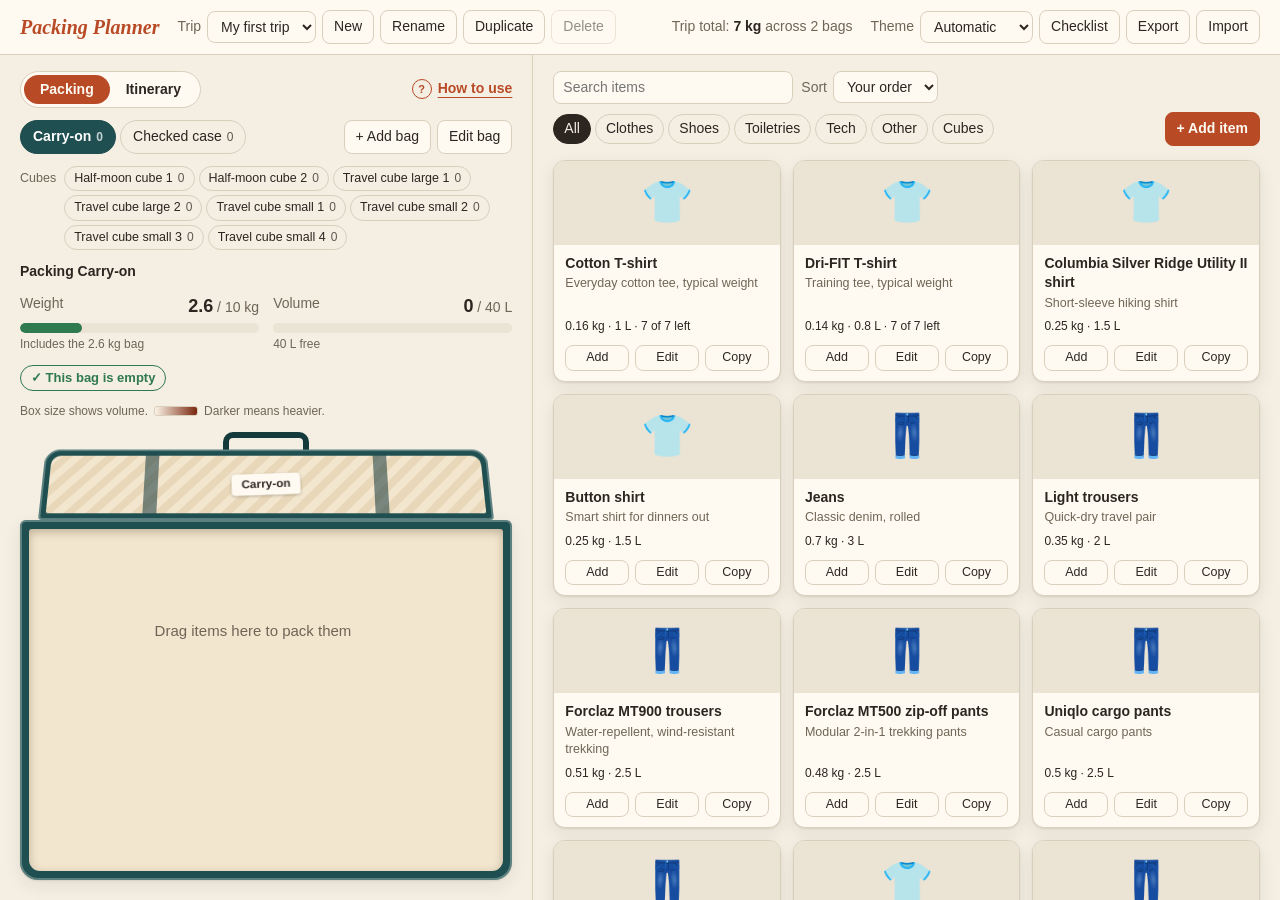
<file: index.html>
<!doctype html>
<html lang="en">
<head>
  <meta charset="utf-8">
  <meta name="viewport" content="width=device-width, initial-scale=1">
  <title>Packing Planner</title>
  <link rel="stylesheet" href="styles.css">
</head>
<body>
  <header class="topbar">
    <h1 class="brand">Packing Planner</h1>
    <div class="trip-controls">
      <label for="trip-select">Trip</label>
      <select id="trip-select"></select>
      <button class="btn" data-action="trip-new">New</button>
      <button class="btn" data-action="trip-rename">Rename</button>
      <button class="btn" data-action="trip-duplicate">Duplicate</button>
      <button class="btn" data-action="trip-delete" id="trip-delete">Delete</button>
    </div>
    <p class="trip-total" id="trip-total"></p>
    <div class="backup-controls">
      <label for="theme-select">Theme</label>
      <select id="theme-select">
        <option value="auto">Automatic</option>
        <option value="sky">Sky blue</option>
        <option value="navy">Dark blue</option>
        <option value="sage">Sage green</option>
        <option value="wine">Wine red</option>
        <option value="black">Black</option>
        <option value="white">White</option>
      </select>
      <button class="btn" data-action="checklist-open">Checklist</button>
      <button class="btn" data-action="export">Export</button>
      <button class="btn" data-action="import">Import</button>
      <input type="file" id="import-file" accept="application/json,.json" hidden>
    </div>
  </header>

  <main class="layout">
    <section class="bag-panel" aria-label="Packing and itinerary">
      <div class="view-row">
      <div class="view-switch" role="tablist" aria-label="Choose a page">
        <button class="view-tab" role="tab" data-action="view-pack" id="view-pack">Packing</button>
        <button class="view-tab" role="tab" data-action="view-plan" id="view-plan">Itinerary</button>
      </div>
      <a class="help-link" href="help.html">How to use</a>
      </div>

      <div class="plan-view" id="plan-view" hidden>
        <section class="plan-block">
          <h2 class="plan-heading">Travel dates</h2>
          <div class="field-row">
            <label class="field">Fly out
              <input type="date" id="depart-date">
            </label>
            <label class="field">Come back
              <input type="date" id="return-date">
            </label>
          </div>
          <p class="plan-length" id="plan-length"></p>
        </section>

        <details class="plan-block flights" id="flights" open>
          <summary class="plan-heading">Flights</summary>
          <div class="flight-grid">
            <fieldset class="flight" data-flight="outbound">
              <legend>Flying out</legend>
              <label class="field">Flight <input data-flight-field="flight" maxlength="40" placeholder="e.g. SQ 12"></label>
              <div class="field-row">
                <label class="field">From <input data-flight-field="from" maxlength="40" placeholder="e.g. Singapore SIN"></label>
                <label class="field">To <input data-flight-field="to" maxlength="40" placeholder="e.g. Tokyo NRT"></label>
              </div>
              <div class="field-row">
                <label class="field">Departs <input type="datetime-local" data-flight-field="departs"></label>
                <label class="field">Arrives <input type="datetime-local" data-flight-field="arrives"></label>
              </div>
              <label class="field">Booking reference <input data-flight-field="ref" maxlength="30"></label>
            </fieldset>
            <fieldset class="flight" data-flight="inbound">
              <legend>Coming back</legend>
              <label class="field">Flight <input data-flight-field="flight" maxlength="40" placeholder="e.g. SQ 11"></label>
              <div class="field-row">
                <label class="field">From <input data-flight-field="from" maxlength="40"></label>
                <label class="field">To <input data-flight-field="to" maxlength="40"></label>
              </div>
              <div class="field-row">
                <label class="field">Departs <input type="datetime-local" data-flight-field="departs"></label>
                <label class="field">Arrives <input type="datetime-local" data-flight-field="arrives"></label>
              </div>
              <label class="field">Booking reference <input data-flight-field="ref" maxlength="30"></label>
            </fieldset>
          </div>
        </details>

        <section class="plan-block">
          <h2 class="plan-heading">Outfit check</h2>
          <div id="outfit-check" aria-live="polite"></div>
        </section>

        <section class="plan-block plan-days">
          <h2 class="plan-heading">Days</h2>
          <p class="plan-hint">Click a day, then use <b>Add</b> on an item, or drag items onto a day.</p>
          <div class="days" id="days"></div>
        </section>
      </div>

      <div class="pack-view" id="pack-view">
      <div class="bag-tabs">
        <div class="tabs" id="bag-tabs" role="tablist" aria-label="Bags on this trip"></div>
        <button class="btn" data-action="bag-add">+ Add bag</button>
        <button class="btn" data-action="bag-edit" id="bag-edit">Edit bag</button>
      </div>
      <div class="cube-row" id="cube-row">
        <span class="cube-row-label">Cubes</span>
        <div class="tabs" id="cube-tabs" role="tablist" aria-label="Packing cubes"></div>
      </div>
      <p class="open-title" id="open-title"></p>

      <div class="meters" id="meters">
        <div class="meter" id="meter-weight">
          <div class="meter-label">
            <span>Weight</span>
            <span class="meter-value"><b data-value></b><span data-limit-wrap> / <span data-limit></span></span> kg</span>
          </div>
          <div class="meter-track" role="meter" aria-label="Weight used" aria-valuemin="0"><div class="meter-bar"></div></div>
          <p class="meter-note" data-note></p>
        </div>
        <div class="meter" id="meter-volume">
          <div class="meter-label">
            <span>Volume</span>
            <span class="meter-value"><b data-value></b><span data-limit-wrap> / <span data-limit></span></span> L</span>
          </div>
          <div class="meter-track" role="meter" aria-label="Volume used" aria-valuemin="0"><div class="meter-bar"></div></div>
          <p class="meter-note" data-note></p>
        </div>
      </div>

      <ul class="status" id="status" aria-live="polite"></ul>
      <p class="box-legend">
        Box size shows volume.
        <span class="legend-scale" aria-hidden="true"></span>
        Darker means heavier.
      </p>
      <details class="room" id="room" open hidden>
        <summary>Make room</summary>
        <div id="room-body" tabindex="-1"></div>
      </details>

      <div class="suitcase" id="suitcase">
        <div class="handle" aria-hidden="true"></div>
        <div class="lid" id="lid" aria-hidden="true">
          <div class="lid-lining">
            <span class="strap"></span>
            <span class="strap"></span>
            <span class="bag-tag" id="bag-tag"></span>
          </div>
        </div>
        <div class="case">
          <div class="fill" id="fill" aria-hidden="true"></div>
          <div class="packed" id="packed" tabindex="-1"></div>
        </div>
      </div>
      </div>
    </section>

    <section class="inventory" aria-label="Inventory">
      <div class="inventory-tools">
        <input type="search" id="search" placeholder="Search items" aria-label="Search items">
        <label class="sort-control">Sort
          <select id="sort-select">
            <option value="custom">Your order</option>
            <option value="name">A to Z</option>
            <option value="icon">By emoji</option>
          </select>
        </label>
        <div class="filters" id="filters"></div>
        <button class="btn btn-primary" data-action="item-add">+ Add item</button>
      </div>
      <div class="cards" id="cards" tabindex="-1"></div>
      <p class="no-results" id="no-results" hidden></p>
    </section>
  </main>

  <dialog id="item-dialog">
    <form id="item-form" novalidate>
      <h2 id="item-dialog-title">Add item</h2>
      <label class="field">Name
        <input name="name" required maxlength="60">
      </label>
      <label class="field">Short description
        <input name="description" maxlength="100">
      </label>
      <div class="field-row">
        <label class="field">Category
          <input name="category" list="category-list" required maxlength="30">
          <datalist id="category-list"></datalist>
        </label>
        <label class="field" id="owned-field">How many you own
          <input name="ownedQty" type="number" min="1" step="1" required>
        </label>
      </div>
      <label class="field check">
        <input name="isCube" type="checkbox">
        This is a packing cube that holds other items
      </label>
      <label class="field" id="cube-capacity">Holds (L)
        <input name="capacityL" type="number" min="0" step="any">
      </label>
      <div class="field-row">
        <label class="field">Weight (kg)
          <input name="weightKg" type="number" min="0" step="any" required>
        </label>
        <label class="field" id="volume-label">Packed volume (L)
          <input name="volumeL" type="number" min="0" step="any" required>
        </label>
      </div>
      <fieldset class="field">
        <legend>Dimensions in cm (optional)</legend>
        <p class="hint">Fill these in for rigid or long items, and the volume is calculated for you. You can still type over it. Skip them for soft items like clothes.</p>
        <div class="field-row three">
          <input name="dimL" type="number" min="0" step="any" placeholder="Length" aria-label="Length in cm">
          <input name="dimW" type="number" min="0" step="any" placeholder="Width" aria-label="Width in cm">
          <input name="dimH" type="number" min="0" step="any" placeholder="Height" aria-label="Height in cm">
        </div>
      </fieldset>
      <label class="field check" id="carry-on-field">
        <input name="carryOnOnly" type="checkbox">
        Carry-on only, such as electronics and batteries
      </label>
      <div class="field">
        <span id="icon-label">Icon</span>
        <div class="icon-picker" id="icon-picker" role="radiogroup" aria-labelledby="icon-label"></div>
      </div>
      <label class="field emoji-field">Or use any emoji
        <input id="emoji-input" maxlength="16" autocomplete="off" spellcheck="false" placeholder="Type or paste one emoji" aria-describedby="emoji-hint">
      </label>
      <p class="hint emoji-hint" id="emoji-hint">On a Mac, press Control-Command-Space or fn-E to open the emoji keyboard.</p>
      <div class="field">
        <span>Photo (optional, replaces the icon)</span>
        <div class="photo-row">
          <div class="photo-preview" id="photo-preview"></div>
          <input type="file" id="photo-input" accept="image/*" aria-label="Choose a photo">
          <button type="button" class="btn" id="photo-remove">Remove photo</button>
        </div>
      </div>
      <p class="form-error" id="item-error" role="alert"></p>
      <div class="dialog-actions">
        <button type="button" class="btn btn-danger" id="item-delete">Delete item</button>
        <span class="spacer"></span>
        <button type="button" class="btn" data-action="dialog-close">Cancel</button>
        <button type="submit" class="btn btn-primary">Save</button>
      </div>
    </form>
  </dialog>

  <dialog id="bag-dialog">
    <form id="bag-form" novalidate>
      <h2 id="bag-dialog-title">New bag</h2>
      <label class="field">Name
        <input name="name" required maxlength="40">
      </label>
      <div class="field-row">
        <label class="field">Empty weight (kg)
          <input name="emptyWeightKg" type="number" min="0" step="any" required>
        </label>
        <label class="field">Weight limit (kg)
          <input name="weightLimitKg" type="number" min="0" step="any" required>
        </label>
      </div>
      <label class="field">Capacity (L)
        <input name="capacityL" type="number" min="0" step="any" required>
      </label>
      <fieldset class="field">
        <legend>Interior size in cm</legend>
        <p class="hint">Changing these recalculates the capacity. You can still type over it.</p>
        <div class="field-row three">
          <input name="dimL" type="number" min="0" step="any" placeholder="Length" aria-label="Length in cm" required>
          <input name="dimW" type="number" min="0" step="any" placeholder="Width" aria-label="Width in cm" required>
          <input name="dimH" type="number" min="0" step="any" placeholder="Depth" aria-label="Depth in cm" required>
        </div>
      </fieldset>
      <label class="field check">
        <input name="isCarryOn" type="checkbox">
        This is a carry-on bag
      </label>
      <p class="form-error" id="bag-error" role="alert"></p>
      <div class="dialog-actions wrap">
        <button type="button" class="btn btn-danger" id="bag-delete">Delete everywhere</button>
        <button type="button" class="btn" id="bag-remove">Remove from trip</button>
        <span class="spacer"></span>
        <button type="button" class="btn" data-action="dialog-close">Cancel</button>
        <button type="submit" class="btn btn-primary">Save</button>
      </div>
    </form>
  </dialog>

  <dialog id="bag-picker">
    <h2>Add a bag to this trip</h2>
    <div class="bag-picker-list" id="bag-picker-list"></div>
    <div class="dialog-actions">
      <button type="button" class="btn" data-action="bag-create">Create a new bag</button>
      <span class="spacer"></span>
      <button type="button" class="btn" data-action="dialog-close">Close</button>
    </div>
  </dialog>

  <dialog id="name-dialog">
    <form id="name-form" novalidate>
      <h2 id="name-title"></h2>
      <label class="field">Trip name
        <input name="name" required maxlength="60">
      </label>
      <p class="form-error" id="name-error" role="alert"></p>
      <div class="dialog-actions">
        <span class="spacer"></span>
        <button type="button" class="btn" data-action="dialog-close">Cancel</button>
        <button type="submit" class="btn btn-primary">Save</button>
      </div>
    </form>
  </dialog>

  <dialog id="checklist-dialog">
    <h2 id="checklist-title"></h2>
    <p class="checklist-empty" id="checklist-empty" hidden>Nothing is packed for this trip yet. Pack some items, then come back.</p>
    <div id="checklist-ready">
      <div class="checklist-preview" id="checklist-preview" tabindex="0"></div>
      <ol class="checklist-steps">
        <li>Click <b>Download for Notes</b>.</li>
        <li>In Notes on your Mac, choose <b>File &gt; Import Markdown</b> and pick the file. This needs macOS 26 or later.</li>
        <li>If the items arrive without tick boxes, select them and click the <b>Checklist</b> button in Notes. <b>Copy as text</b> also works: paste it into a note, then do the same.</li>
      </ol>
      <p class="form-error" id="checklist-message" role="status"></p>
    </div>
    <div class="dialog-actions wrap">
      <button type="button" class="btn" data-action="checklist-copy" id="checklist-copy">Copy as text</button>
      <button type="button" class="btn btn-primary" data-action="checklist-download" id="checklist-download">Download for Notes</button>
      <span class="spacer"></span>
      <button type="button" class="btn" data-action="dialog-close">Close</button>
    </div>
  </dialog>

  <dialog id="confirm-dialog">
    <h2 id="confirm-title"></h2>
    <p id="confirm-text"></p>
    <div class="dialog-actions">
      <span class="spacer"></span>
      <button type="button" class="btn" id="confirm-cancel">Cancel</button>
      <button type="button" class="btn btn-danger" id="confirm-ok"></button>
    </div>
  </dialog>

  <div class="toast" id="toast" role="status" hidden></div>

  <script src="js/calc.js"></script>
  <script src="js/seed.js"></script>
  <script src="js/store.js"></script>
  <script src="js/drag.js"></script>
  <script src="js/app.js"></script>
</body>
</html>
</file>
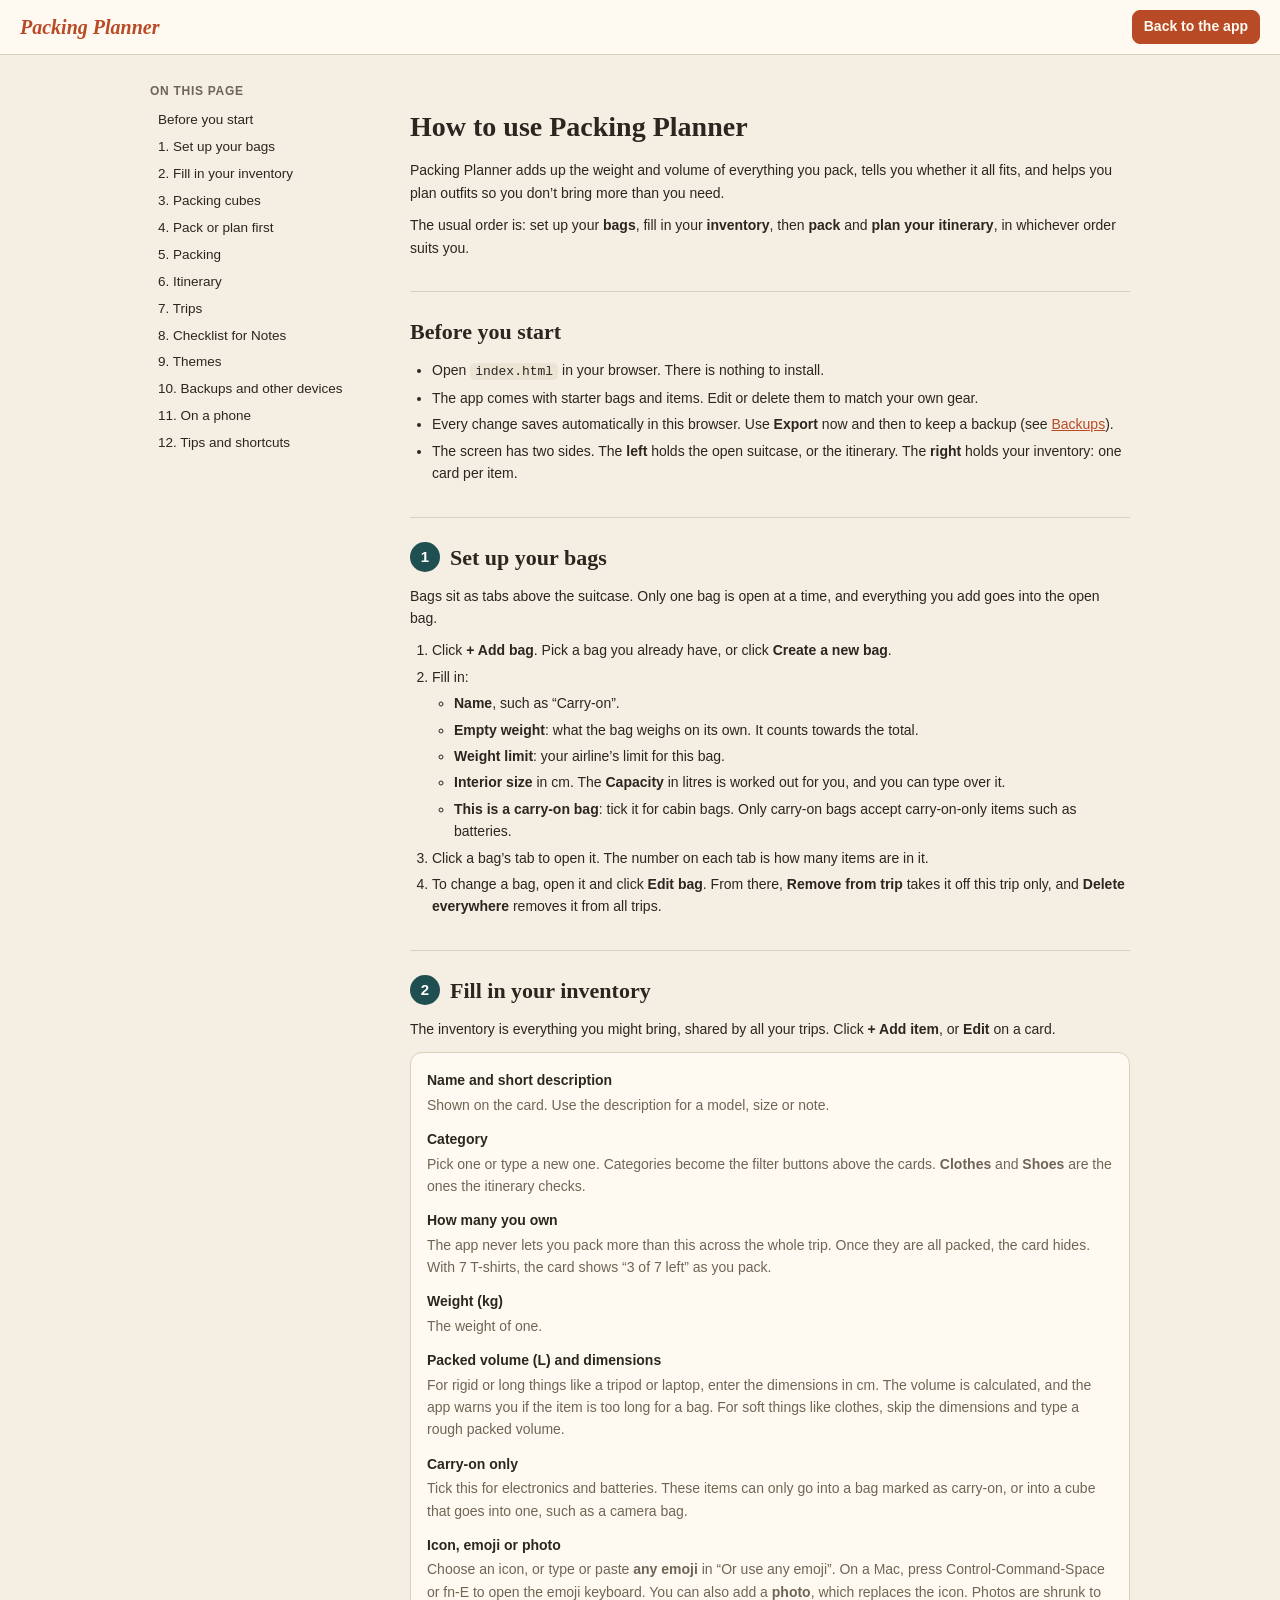
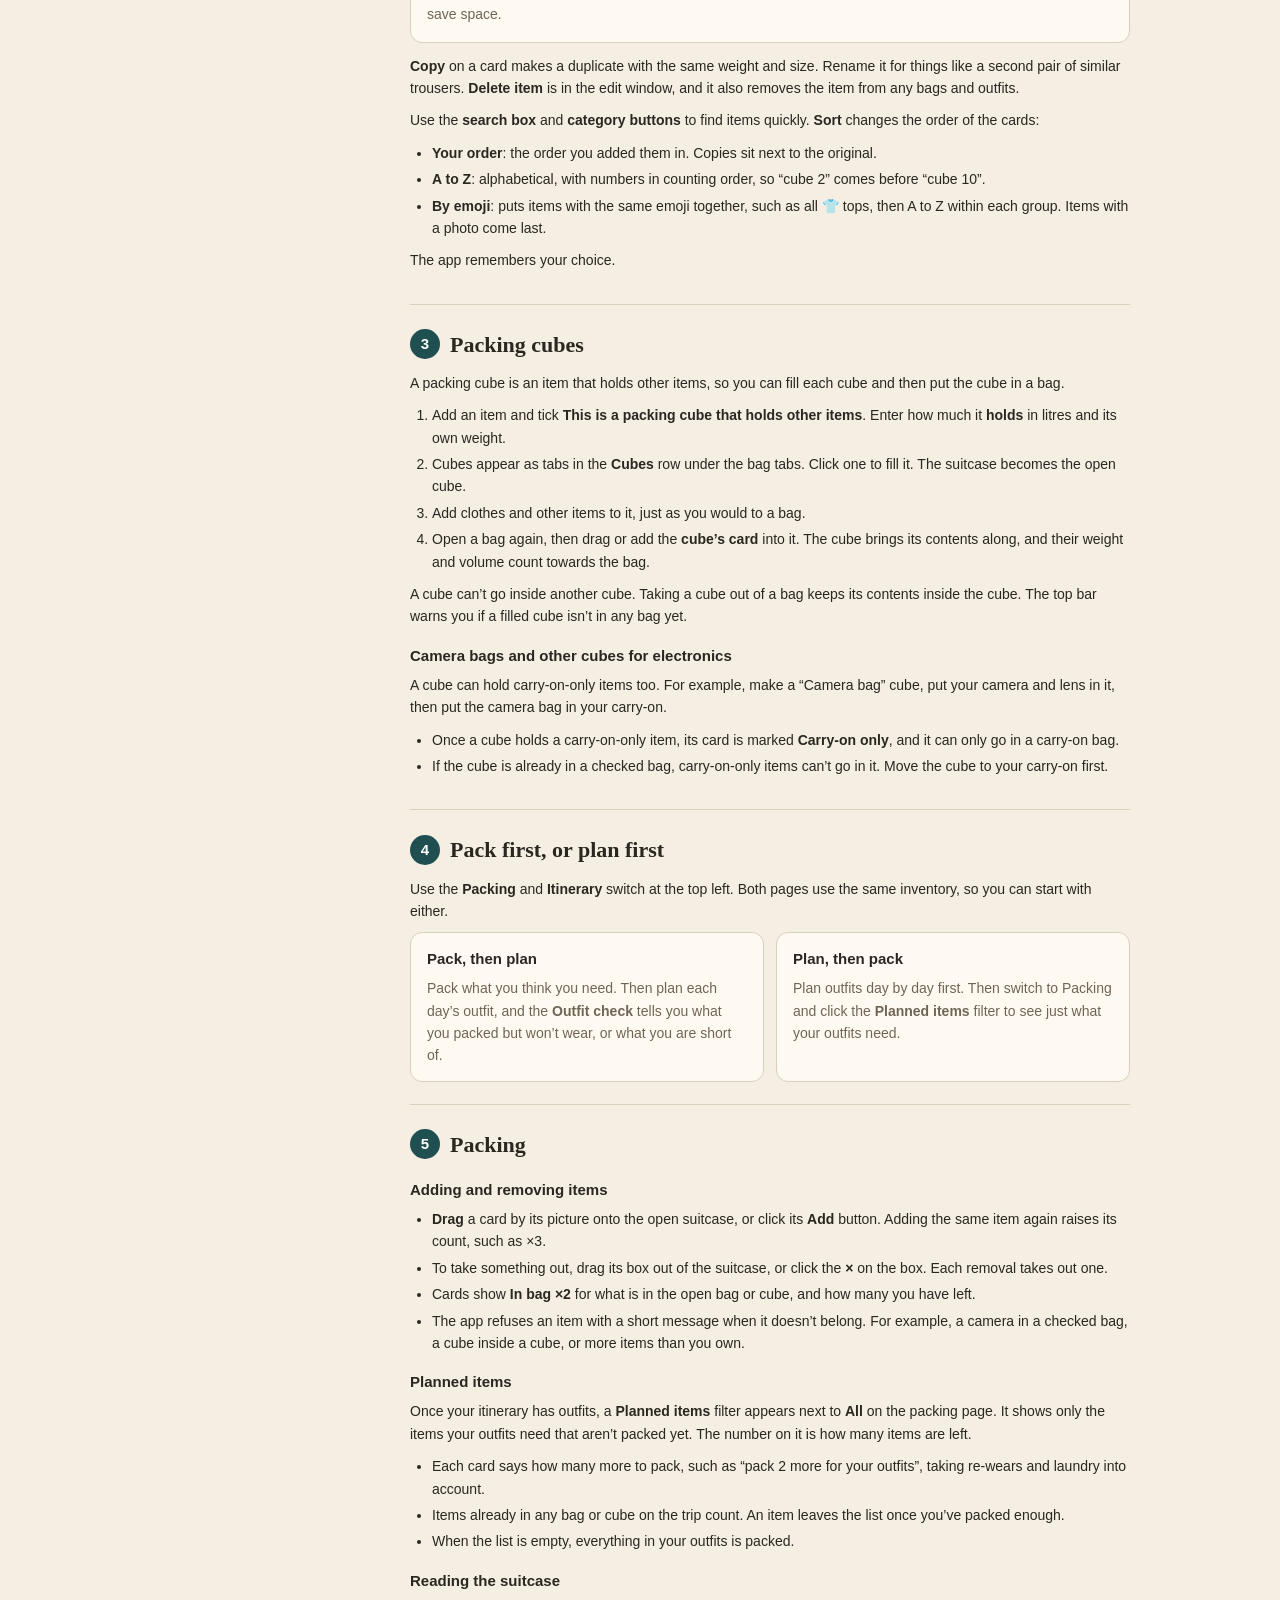
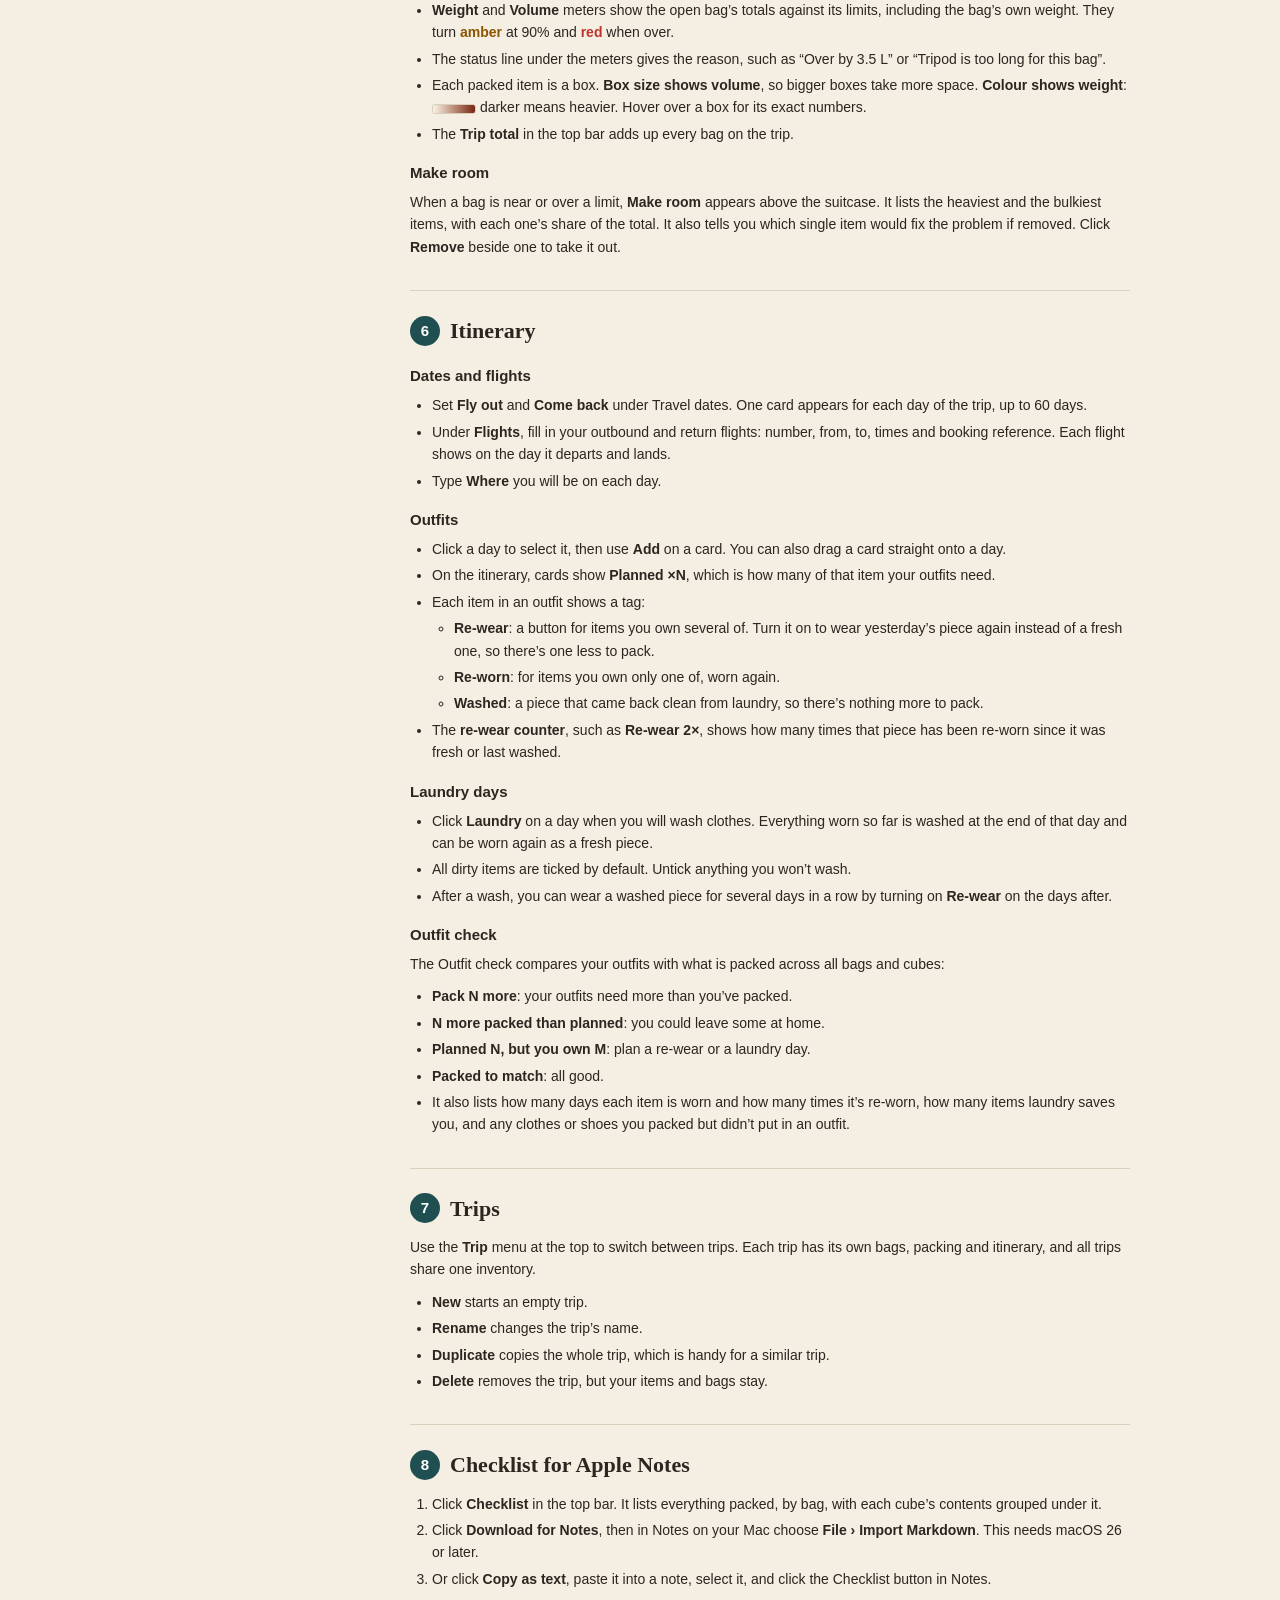
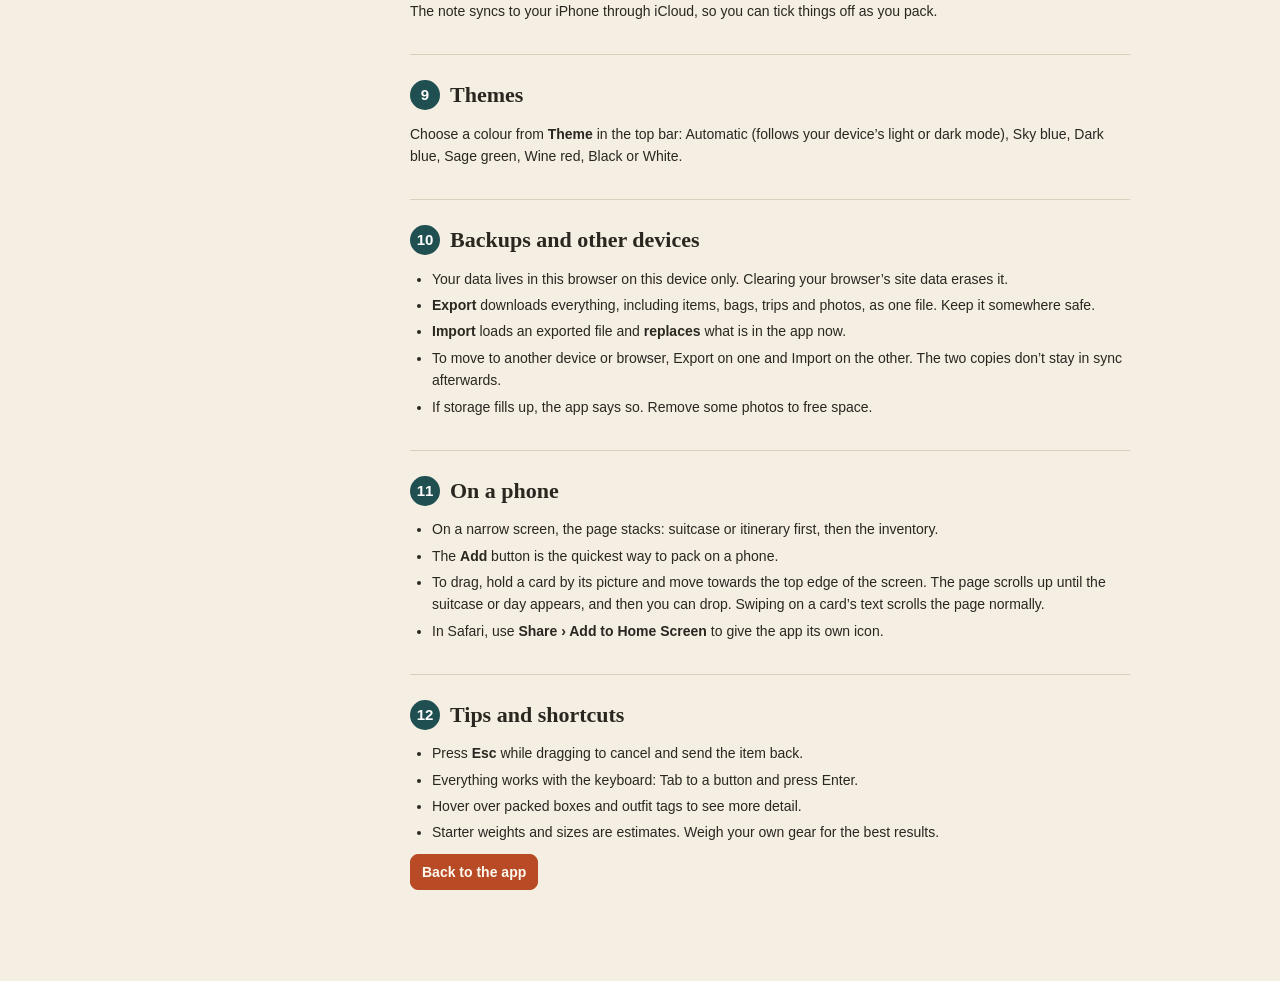
<file: help.html>
<!doctype html>
<html lang="en">
<head>
  <meta charset="utf-8">
  <meta name="viewport" content="width=device-width, initial-scale=1">
  <title>How to use Packing Planner</title>
  <link rel="stylesheet" href="styles.css">
  <script>
    // Match the theme chosen in the app.
    try {
      var saved = JSON.parse(localStorage.getItem('packing-app-v1') || '{}');
      if (saved.theme && saved.theme !== 'auto') document.documentElement.setAttribute('data-theme', saved.theme);
    } catch (e) {}
  </script>
</head>
<body class="help">
  <header class="topbar">
    <h1 class="brand">Packing Planner</h1>
    <a class="btn btn-primary" href="index.html">Back to the app</a>
  </header>

  <div class="help-layout">
    <nav class="help-nav" aria-label="On this page">
      <p class="help-nav-title">On this page</p>
      <ol>
        <li><a href="#start">Before you start</a></li>
        <li><a href="#bags">1. Set up your bags</a></li>
        <li><a href="#inventory">2. Fill in your inventory</a></li>
        <li><a href="#cubes">3. Packing cubes</a></li>
        <li><a href="#order">4. Pack or plan first</a></li>
        <li><a href="#packing">5. Packing</a></li>
        <li><a href="#itinerary">6. Itinerary</a></li>
        <li><a href="#trips">7. Trips</a></li>
        <li><a href="#checklist">8. Checklist for Notes</a></li>
        <li><a href="#themes">9. Themes</a></li>
        <li><a href="#backup">10. Backups and other devices</a></li>
        <li><a href="#phone">11. On a phone</a></li>
        <li><a href="#tips">12. Tips and shortcuts</a></li>
      </ol>
    </nav>

    <main class="help-main">
      <section class="help-intro">
        <h2>How to use Packing Planner</h2>
        <p>Packing Planner adds up the weight and volume of everything you pack, tells you whether it all fits, and helps you plan outfits so you don’t bring more than you need.</p>
        <p>The usual order is: set up your <b>bags</b>, fill in your <b>inventory</b>, then <b>pack</b> and <b>plan your itinerary</b>, in whichever order suits you.</p>
      </section>

      <section id="start">
        <h2>Before you start</h2>
        <ul>
          <li>Open <code>index.html</code> in your browser. There is nothing to install.</li>
          <li>The app comes with starter bags and items. Edit or delete them to match your own gear.</li>
          <li>Every change saves automatically in this browser. Use <b>Export</b> now and then to keep a backup (see <a href="#backup">Backups</a>).</li>
          <li>The screen has two sides. The <b>left</b> holds the open suitcase, or the itinerary. The <b>right</b> holds your inventory: one card per item.</li>
        </ul>
      </section>

      <section id="bags">
        <h2><span class="step">1</span> Set up your bags</h2>
        <p>Bags sit as tabs above the suitcase. Only one bag is open at a time, and everything you add goes into the open bag.</p>
        <ol>
          <li>Click <b>+ Add bag</b>. Pick a bag you already have, or click <b>Create a new bag</b>.</li>
          <li>Fill in:
            <ul>
              <li><b>Name</b>, such as “Carry-on”.</li>
              <li><b>Empty weight</b>: what the bag weighs on its own. It counts towards the total.</li>
              <li><b>Weight limit</b>: your airline’s limit for this bag.</li>
              <li><b>Interior size</b> in cm. The <b>Capacity</b> in litres is worked out for you, and you can type over it.</li>
              <li><b>This is a carry-on bag</b>: tick it for cabin bags. Only carry-on bags accept carry-on-only items such as batteries.</li>
            </ul>
          </li>
          <li>Click a bag’s tab to open it. The number on each tab is how many items are in it.</li>
          <li>To change a bag, open it and click <b>Edit bag</b>. From there, <b>Remove from trip</b> takes it off this trip only, and <b>Delete everywhere</b> removes it from all trips.</li>
        </ol>
      </section>

      <section id="inventory">
        <h2><span class="step">2</span> Fill in your inventory</h2>
        <p>The inventory is everything you might bring, shared by all your trips. Click <b>+ Add item</b>, or <b>Edit</b> on a card.</p>
        <dl class="help-fields">
          <dt>Name and short description</dt>
          <dd>Shown on the card. Use the description for a model, size or note.</dd>
          <dt>Category</dt>
          <dd>Pick one or type a new one. Categories become the filter buttons above the cards. <b>Clothes</b> and <b>Shoes</b> are the ones the itinerary checks.</dd>
          <dt>How many you own</dt>
          <dd>The app never lets you pack more than this across the whole trip. Once they are all packed, the card hides. With 7 T-shirts, the card shows “3 of 7 left” as you pack.</dd>
          <dt>Weight (kg)</dt>
          <dd>The weight of one.</dd>
          <dt>Packed volume (L) and dimensions</dt>
          <dd>For rigid or long things like a tripod or laptop, enter the dimensions in cm. The volume is calculated, and the app warns you if the item is too long for a bag. For soft things like clothes, skip the dimensions and type a rough packed volume.</dd>
          <dt>Carry-on only</dt>
          <dd>Tick this for electronics and batteries. These items can only go into a bag marked as carry-on, or into a cube that goes into one, such as a camera bag.</dd>
          <dt>Icon, emoji or photo</dt>
          <dd>Choose an icon, or type or paste <b>any emoji</b> in “Or use any emoji”. On a Mac, press Control-Command-Space or fn-E to open the emoji keyboard. You can also add a <b>photo</b>, which replaces the icon. Photos are shrunk to save space.</dd>
        </dl>
        <p><b>Copy</b> on a card makes a duplicate with the same weight and size. Rename it for things like a second pair of similar trousers. <b>Delete item</b> is in the edit window, and it also removes the item from any bags and outfits.</p>
        <p>Use the <b>search box</b> and <b>category buttons</b> to find items quickly. <b>Sort</b> changes the order of the cards:</p>
        <ul>
          <li><b>Your order</b>: the order you added them in. Copies sit next to the original.</li>
          <li><b>A to Z</b>: alphabetical, with numbers in counting order, so “cube 2” comes before “cube 10”.</li>
          <li><b>By emoji</b>: puts items with the same emoji together, such as all 👕 tops, then A to Z within each group. Items with a photo come last.</li>
        </ul>
        <p>The app remembers your choice.</p>
      </section>

      <section id="cubes">
        <h2><span class="step">3</span> Packing cubes</h2>
        <p>A packing cube is an item that holds other items, so you can fill each cube and then put the cube in a bag.</p>
        <ol>
          <li>Add an item and tick <b>This is a packing cube that holds other items</b>. Enter how much it <b>holds</b> in litres and its own weight.</li>
          <li>Cubes appear as tabs in the <b>Cubes</b> row under the bag tabs. Click one to fill it. The suitcase becomes the open cube.</li>
          <li>Add clothes and other items to it, just as you would to a bag.</li>
          <li>Open a bag again, then drag or add the <b>cube’s card</b> into it. The cube brings its contents along, and their weight and volume count towards the bag.</li>
        </ol>
        <p>A cube can’t go inside another cube. Taking a cube out of a bag keeps its contents inside the cube. The top bar warns you if a filled cube isn’t in any bag yet.</p>
        <h3>Camera bags and other cubes for electronics</h3>
        <p>A cube can hold carry-on-only items too. For example, make a “Camera bag” cube, put your camera and lens in it, then put the camera bag in your carry-on.</p>
        <ul>
          <li>Once a cube holds a carry-on-only item, its card is marked <b>Carry-on only</b>, and it can only go in a carry-on bag.</li>
          <li>If the cube is already in a checked bag, carry-on-only items can’t go in it. Move the cube to your carry-on first.</li>
        </ul>
      </section>

      <section id="order">
        <h2><span class="step">4</span> Pack first, or plan first</h2>
        <p>Use the <b>Packing</b> and <b>Itinerary</b> switch at the top left. Both pages use the same inventory, so you can start with either.</p>
        <div class="help-paths">
          <div class="help-path">
            <h3>Pack, then plan</h3>
            <p>Pack what you think you need. Then plan each day’s outfit, and the <b>Outfit check</b> tells you what you packed but won’t wear, or what you are short of.</p>
          </div>
          <div class="help-path">
            <h3>Plan, then pack</h3>
            <p>Plan outfits day by day first. Then switch to Packing and click the <b>Planned items</b> filter to see just what your outfits need.</p>
          </div>
        </div>
      </section>

      <section id="packing">
        <h2><span class="step">5</span> Packing</h2>
        <h3>Adding and removing items</h3>
        <ul>
          <li><b>Drag</b> a card by its picture onto the open suitcase, or click its <b>Add</b> button. Adding the same item again raises its count, such as ×3.</li>
          <li>To take something out, drag its box out of the suitcase, or click the <b>×</b> on the box. Each removal takes out one.</li>
          <li>Cards show <b>In bag ×2</b> for what is in the open bag or cube, and how many you have left.</li>
          <li>The app refuses an item with a short message when it doesn’t belong. For example, a camera in a checked bag, a cube inside a cube, or more items than you own.</li>
        </ul>
        <h3>Planned items</h3>
        <p>Once your itinerary has outfits, a <b>Planned items</b> filter appears next to <b>All</b> on the packing page. It shows only the items your outfits need that aren’t packed yet. The number on it is how many items are left.</p>
        <ul>
          <li>Each card says how many more to pack, such as “pack 2 more for your outfits”, taking re-wears and laundry into account.</li>
          <li>Items already in any bag or cube on the trip count. An item leaves the list once you’ve packed enough.</li>
          <li>When the list is empty, everything in your outfits is packed.</li>
        </ul>
        <h3>Reading the suitcase</h3>
        <ul>
          <li><b>Weight</b> and <b>Volume</b> meters show the open bag’s totals against its limits, including the bag’s own weight. They turn <span class="help-amber">amber</span> at 90% and <span class="help-red">red</span> when over.</li>
          <li>The status line under the meters gives the reason, such as “Over by 3.5 L” or “Tripod is too long for this bag”.</li>
          <li>Each packed item is a box. <b>Box size shows volume</b>, so bigger boxes take more space. <b>Colour shows weight</b>: <span class="legend-scale help-scale" aria-hidden="true"></span> darker means heavier. Hover over a box for its exact numbers.</li>
          <li>The <b>Trip total</b> in the top bar adds up every bag on the trip.</li>
        </ul>
        <h3>Make room</h3>
        <p>When a bag is near or over a limit, <b>Make room</b> appears above the suitcase. It lists the heaviest and the bulkiest items, with each one’s share of the total. It also tells you which single item would fix the problem if removed. Click <b>Remove</b> beside one to take it out.</p>
      </section>

      <section id="itinerary">
        <h2><span class="step">6</span> Itinerary</h2>
        <h3>Dates and flights</h3>
        <ul>
          <li>Set <b>Fly out</b> and <b>Come back</b> under Travel dates. One card appears for each day of the trip, up to 60 days.</li>
          <li>Under <b>Flights</b>, fill in your outbound and return flights: number, from, to, times and booking reference. Each flight shows on the day it departs and lands.</li>
          <li>Type <b>Where</b> you will be on each day.</li>
        </ul>
        <h3>Outfits</h3>
        <ul>
          <li>Click a day to select it, then use <b>Add</b> on a card. You can also drag a card straight onto a day.</li>
          <li>On the itinerary, cards show <b>Planned ×N</b>, which is how many of that item your outfits need.</li>
          <li>Each item in an outfit shows a tag:
            <ul>
              <li><b>Re-wear</b>: a button for items you own several of. Turn it on to wear yesterday’s piece again instead of a fresh one, so there’s one less to pack.</li>
              <li><b>Re-worn</b>: for items you own only one of, worn again.</li>
              <li><b>Washed</b>: a piece that came back clean from laundry, so there’s nothing more to pack.</li>
            </ul>
          </li>
          <li>The <b>re-wear counter</b>, such as <b>Re-wear 2×</b>, shows how many times that piece has been re-worn since it was fresh or last washed.</li>
        </ul>
        <h3>Laundry days</h3>
        <ul>
          <li>Click <b>Laundry</b> on a day when you will wash clothes. Everything worn so far is washed at the end of that day and can be worn again as a fresh piece.</li>
          <li>All dirty items are ticked by default. Untick anything you won’t wash.</li>
          <li>After a wash, you can wear a washed piece for several days in a row by turning on <b>Re-wear</b> on the days after.</li>
        </ul>
        <h3>Outfit check</h3>
        <p>The Outfit check compares your outfits with what is packed across all bags and cubes:</p>
        <ul>
          <li><b>Pack N more</b>: your outfits need more than you’ve packed.</li>
          <li><b>N more packed than planned</b>: you could leave some at home.</li>
          <li><b>Planned N, but you own M</b>: plan a re-wear or a laundry day.</li>
          <li><b>Packed to match</b>: all good.</li>
          <li>It also lists how many days each item is worn and how many times it’s re-worn, how many items laundry saves you, and any clothes or shoes you packed but didn’t put in an outfit.</li>
        </ul>
      </section>

      <section id="trips">
        <h2><span class="step">7</span> Trips</h2>
        <p>Use the <b>Trip</b> menu at the top to switch between trips. Each trip has its own bags, packing and itinerary, and all trips share one inventory.</p>
        <ul>
          <li><b>New</b> starts an empty trip.</li>
          <li><b>Rename</b> changes the trip’s name.</li>
          <li><b>Duplicate</b> copies the whole trip, which is handy for a similar trip.</li>
          <li><b>Delete</b> removes the trip, but your items and bags stay.</li>
        </ul>
      </section>

      <section id="checklist">
        <h2><span class="step">8</span> Checklist for Apple Notes</h2>
        <ol>
          <li>Click <b>Checklist</b> in the top bar. It lists everything packed, by bag, with each cube’s contents grouped under it.</li>
          <li>Click <b>Download for Notes</b>, then in Notes on your Mac choose <b>File › Import Markdown</b>. This needs macOS 26 or later.</li>
          <li>Or click <b>Copy as text</b>, paste it into a note, select it, and click the Checklist button in Notes.</li>
        </ol>
        <p>The note syncs to your iPhone through iCloud, so you can tick things off as you pack.</p>
      </section>

      <section id="themes">
        <h2><span class="step">9</span> Themes</h2>
        <p>Choose a colour from <b>Theme</b> in the top bar: Automatic (follows your device’s light or dark mode), Sky blue, Dark blue, Sage green, Wine red, Black or White.</p>
      </section>

      <section id="backup">
        <h2><span class="step">10</span> Backups and other devices</h2>
        <ul>
          <li>Your data lives in this browser on this device only. Clearing your browser’s site data erases it.</li>
          <li><b>Export</b> downloads everything, including items, bags, trips and photos, as one file. Keep it somewhere safe.</li>
          <li><b>Import</b> loads an exported file and <b>replaces</b> what is in the app now.</li>
          <li>To move to another device or browser, Export on one and Import on the other. The two copies don’t stay in sync afterwards.</li>
          <li>If storage fills up, the app says so. Remove some photos to free space.</li>
        </ul>
      </section>

      <section id="phone">
        <h2><span class="step">11</span> On a phone</h2>
        <ul>
          <li>On a narrow screen, the page stacks: suitcase or itinerary first, then the inventory.</li>
          <li>The <b>Add</b> button is the quickest way to pack on a phone.</li>
          <li>To drag, hold a card by its picture and move towards the top edge of the screen. The page scrolls up until the suitcase or day appears, and then you can drop. Swiping on a card’s text scrolls the page normally.</li>
          <li>In Safari, use <b>Share › Add to Home Screen</b> to give the app its own icon.</li>
        </ul>
      </section>

      <section id="tips">
        <h2><span class="step">12</span> Tips and shortcuts</h2>
        <ul>
          <li>Press <b>Esc</b> while dragging to cancel and send the item back.</li>
          <li>Everything works with the keyboard: Tab to a button and press Enter.</li>
          <li>Hover over packed boxes and outfit tags to see more detail.</li>
          <li>Starter weights and sizes are estimates. Weigh your own gear for the best results.</li>
        </ul>
        <p class="help-back"><a class="btn btn-primary" href="index.html">Back to the app</a></p>
      </section>
    </main>
  </div>
</body>
</html>
</file>
<file: styles.css>
:root {
  color-scheme: light;
  --bg: #f4eee3;
  --surface: #fffaf1;
  --surface-2: #ebe3d4;
  --ink: #2b2620;
  --muted: #6f6556;
  --line: #d9cfbd;
  --accent: #b84a26;
  --accent-ink: #fffaf1;
  --ok: #2f7a4f;
  --warn: #8a5600;
  --over: #c0322b;
  --shell: #1f4f50;
  --shell-dark: #143a3b;
  --shell-ink: #fff;
  --lining: #f3e6cf;
  --lining-2: #e8d7b8;
  --stitch: rgba(255, 255, 255, .28);
  --fill: rgba(31, 79, 80, .13);
  --shadow: 0 1px 2px rgba(60, 45, 20, .1), 0 6px 18px rgba(60, 45, 20, .08);
  --shadow-lift: 0 14px 34px rgba(40, 30, 10, .3);
}

@media (prefers-color-scheme: dark) {
  :root {
    color-scheme: dark;
    --bg: #1c1a17;
    --surface: #282520;
    --surface-2: #35312a;
    --ink: #f1eadd;
    --muted: #b0a593;
    --line: #443e34;
    --accent: #e0764f;
    --accent-ink: #231a14;
    --ok: #63c08a;
    --warn: #e0a83c;
    --over: #f0736b;
    --shell: #2c6d6e;
    --shell-dark: #1c4e4f;
    --lining: #3a352c;
    --lining-2: #312d25;
    --fill: rgba(99, 192, 180, .13);
    --shadow: 0 1px 2px rgba(0, 0, 0, .4), 0 6px 18px rgba(0, 0, 0, .25);
    --shadow-lift: 0 14px 34px rgba(0, 0, 0, .6);
  }
}

/* Chosen themes. Each pairs its main colour with a contrasting accent. */
:root[data-theme="sky"] {
  color-scheme: light;
  --bg: #e4f2fb;
  --surface: #f8fcff;
  --surface-2: #d3e8f5;
  --ink: #12303f;
  --muted: #466273;
  --line: #b6d3e4;
  --accent: #2f3f9e;
  --accent-ink: #fff;
  --ok: #16703f;
  --warn: #805200;
  --over: #b3261e;
  --shell: #1f6f9f;
  --shell-dark: #174f72;
  --shell-ink: #fff;
  --lining: #fdf6e3;
  --lining-2: #f3e7c8;
  --stitch: rgba(255, 255, 255, .3);
  --fill: rgba(31, 111, 159, .14);
  --shadow: 0 1px 2px rgba(18, 48, 63, .1), 0 6px 18px rgba(18, 48, 63, .08);
  --shadow-lift: 0 14px 34px rgba(18, 48, 63, .3);
}
:root[data-theme="navy"] {
  color-scheme: dark;
  --bg: #0b1b33;
  --surface: #13284a;
  --surface-2: #1c3560;
  --ink: #e8f0ff;
  --muted: #a6b9d6;
  --line: #2f4a75;
  --accent: #f2b33d;
  --accent-ink: #1a1400;
  --ok: #6fd39a;
  --warn: #f5c451;
  --over: #ff8a80;
  --shell: #2f66b0;
  --shell-dark: #1f4a86;
  --shell-ink: #fff;
  --lining: #1a2f55;
  --lining-2: #15284a;
  --stitch: rgba(255, 255, 255, .25);
  --fill: rgba(242, 179, 61, .12);
  --shadow: 0 1px 2px rgba(0, 0, 0, .4), 0 6px 18px rgba(0, 0, 0, .3);
  --shadow-lift: 0 14px 34px rgba(0, 0, 0, .6);
}
:root[data-theme="sage"] {
  color-scheme: light;
  --bg: #e9efe4;
  --surface: #f8faf4;
  --surface-2: #dbe5d3;
  --ink: #22301f;
  --muted: #56654f;
  --line: #c3d0b9;
  --accent: #1f5c4d;
  --accent-ink: #fff;
  --ok: #2a6b3d;
  --warn: #7d5600;
  --over: #b3261e;
  --shell: #4f7350;
  --shell-dark: #365238;
  --shell-ink: #fff;
  --lining: #f7f0dd;
  --lining-2: #eadfc4;
  --stitch: rgba(255, 255, 255, .3);
  --fill: rgba(79, 115, 80, .15);
  --shadow: 0 1px 2px rgba(34, 48, 31, .1), 0 6px 18px rgba(34, 48, 31, .08);
  --shadow-lift: 0 14px 34px rgba(34, 48, 31, .3);
}
:root[data-theme="wine"] {
  color-scheme: dark;
  --bg: #2a0d16;
  --surface: #3b1522;
  --surface-2: #4c1f2e;
  --ink: #fbeef0;
  --muted: #d4b3ba;
  --line: #663244;
  --accent: #e3b64f;
  --accent-ink: #241600;
  --ok: #7fd6a0;
  --warn: #f2c85b;
  --over: #ff9d8f;
  --shell: #7b1e3a;
  --shell-dark: #571429;
  --shell-ink: #fff;
  --lining: #451a2a;
  --lining-2: #3a1523;
  --stitch: rgba(255, 255, 255, .22);
  --fill: rgba(227, 182, 79, .12);
  --shadow: 0 1px 2px rgba(0, 0, 0, .4), 0 6px 18px rgba(0, 0, 0, .3);
  --shadow-lift: 0 14px 34px rgba(0, 0, 0, .6);
}
:root[data-theme="black"] {
  color-scheme: dark;
  --bg: #000;
  --surface: #141414;
  --surface-2: #262626;
  --ink: #fff;
  --muted: #b3b3b3;
  --line: #3a3a3a;
  --accent: #c8f135;
  --accent-ink: #000;
  --ok: #6fe09a;
  --warn: #ffd24d;
  --over: #ff7b72;
  --shell: #2b2b2b;
  --shell-dark: #555;
  --shell-ink: #fff;
  --lining: #1c1c1c;
  --lining-2: #161616;
  --stitch: rgba(255, 255, 255, .22);
  --fill: rgba(200, 241, 53, .1);
  --shadow: 0 1px 2px rgba(0, 0, 0, .6), 0 6px 18px rgba(0, 0, 0, .5);
  --shadow-lift: 0 14px 34px rgba(255, 255, 255, .12);
}
:root[data-theme="white"] {
  color-scheme: light;
  --bg: #fff;
  --surface: #fafafa;
  --surface-2: #efefef;
  --ink: #111;
  --muted: #595959;
  --line: #d6d6d6;
  --accent: #1d4ed8;
  --accent-ink: #fff;
  --ok: #1a7a43;
  --warn: #805200;
  --over: #c0271e;
  --shell: #222;
  --shell-dark: #000;
  --shell-ink: #fff;
  --lining: #f5f5f5;
  --lining-2: #eaeaea;
  --stitch: rgba(255, 255, 255, .25);
  --fill: rgba(29, 78, 216, .08);
  --shadow: 0 1px 2px rgba(0, 0, 0, .1), 0 6px 18px rgba(0, 0, 0, .07);
  --shadow-lift: 0 14px 34px rgba(0, 0, 0, .25);
}

* { box-sizing: border-box; }

[hidden] { display: none !important; }

html, body { height: 100%; }

body {
  margin: 0;
  display: flex;
  flex-direction: column;
  background: var(--bg);
  color: var(--ink);
  font: 14px/1.4 "Avenir Next", Avenir, -apple-system, "Segoe UI", Roboto, sans-serif;
}

body.is-dragging { cursor: grabbing; user-select: none; -webkit-user-select: none; }

h1, h2, p { margin: 0; }

button, input, select { font: inherit; color: inherit; }

:focus-visible { outline: 2px solid var(--accent); outline-offset: 2px; }

.btn {
  padding: 6px 11px;
  border: 1px solid var(--line);
  border-radius: 8px;
  background: var(--surface);
  cursor: pointer;
  white-space: nowrap;
}
.btn:hover:not(:disabled) { background: var(--surface-2); }
.btn:disabled { opacity: .5; cursor: not-allowed; }
.btn-primary { background: var(--accent); border-color: var(--accent); color: var(--accent-ink); font-weight: 600; }
.btn-primary:hover:not(:disabled) { background: var(--accent); filter: brightness(1.08); }
.btn-danger { color: var(--over); border-color: currentColor; }

input, select {
  padding: 6px 9px;
  border: 1px solid var(--line);
  border-radius: 8px;
  background: var(--surface);
  min-width: 0;
}

/* Top bar */
.topbar {
  display: flex;
  flex-wrap: wrap;
  align-items: center;
  gap: 8px 18px;
  padding: 10px 20px;
  border-bottom: 1px solid var(--line);
  background: var(--surface);
}
.brand {
  font-family: Georgia, "Times New Roman", serif;
  font-size: 20px;
  font-style: italic;
  font-weight: 700;
  color: var(--accent);
}
.trip-controls, .backup-controls { display: flex; flex-wrap: wrap; align-items: center; gap: 6px; }
.trip-controls label, .backup-controls label { color: var(--muted); }
.trip-controls select { max-width: 200px; }
.trip-total { margin-left: auto; color: var(--muted); }
.trip-total b { color: var(--ink); font-variant-numeric: tabular-nums; }

/* Main layout */
.layout {
  flex: 1;
  min-height: 0;
  display: grid;
  grid-template-columns: minmax(380px, 5fr) 7fr;
}

.bag-panel {
  display: flex;
  flex-direction: column;
  gap: 12px;
  min-height: 0;
  padding: 16px 20px 20px;
  border-right: 1px solid var(--line);
  overflow-y: auto;
}

/* Packing and itinerary pages */
.view-switch {
  display: flex;
  flex: none;
  align-self: flex-start;
  padding: 3px;
  border: 1px solid var(--line);
  border-radius: 999px;
  background: var(--surface);
}
.view-tab {
  padding: 5px 16px;
  border: 0;
  border-radius: 999px;
  background: transparent;
  font-weight: 600;
  cursor: pointer;
}
.view-tab[aria-selected="true"] { background: var(--accent); color: var(--accent-ink); }
.view-row { display: flex; flex: none; align-items: center; justify-content: space-between; gap: 12px; }
.help-link { color: var(--accent); font-weight: 600; text-decoration: underline; text-underline-offset: 3px; }
.help-link::before { content: "?"; display: inline-grid; place-items: center; width: 18px; height: 18px; margin-right: 6px; border: 1.5px solid currentColor; border-radius: 50%; font-size: 11px; text-decoration: none; vertical-align: 1px; }
.pack-view { display: flex; flex: 1; flex-direction: column; gap: 12px; min-height: 0; }
.plan-view { display: flex; flex-direction: column; gap: 14px; }
.plan-block {
  padding: 12px 14px;
  border: 1px solid var(--line);
  border-radius: 12px;
  background: var(--surface);
}
.plan-heading { margin: 0 0 8px; font-family: Georgia, "Times New Roman", serif; font-size: 17px; }
details.plan-block > summary { margin-bottom: 0; cursor: pointer; }
details.plan-block[open] > summary { margin-bottom: 8px; }
.plan-length { color: var(--muted); font-size: 13px; }
.plan-length[data-error="true"] { color: var(--over); font-weight: 600; }
.plan-hint { margin: -4px 0 10px; color: var(--muted); font-size: 12.5px; }
.flight-grid { display: grid; grid-template-columns: 1fr 1fr; gap: 12px; }
.flight { min-width: 0; margin: 0; padding: 8px 10px 0; border: 1px solid var(--line); border-radius: 10px; }
.flight .field-row > * { min-width: 0; }
.flight legend { padding: 0 4px; font-weight: 600; }
.flight .field { margin-bottom: 8px; }

.days { display: flex; flex-direction: column; gap: 10px; }
.day {
  padding: 10px 12px;
  border: 1px solid var(--line);
  border-radius: 12px;
  background: var(--bg);
  cursor: pointer;
}
.day[data-selected="true"] { border-color: var(--accent); box-shadow: 0 0 0 2px var(--accent); }
.day.drop-target { box-shadow: 0 0 0 3px var(--accent); background: var(--surface-2); }
.day.drop-denied { box-shadow: 0 0 0 3px var(--over); }
.day-head { display: flex; flex-wrap: wrap; align-items: baseline; gap: 4px 10px; }
.day-head h3 { margin: 0; font-size: 15px; }
.day-date { color: var(--muted); font-size: 13px; }
.day-flight { margin-top: 4px; color: var(--shell); font-size: 12.5px; font-weight: 600; }
:root[data-theme="navy"] .day-flight, :root[data-theme="wine"] .day-flight, :root[data-theme="black"] .day-flight { color: var(--accent); }
@media (prefers-color-scheme: dark) { :root:not([data-theme]) .day-flight { color: var(--accent); } }
.day-place { display: flex; align-items: center; gap: 8px; margin: 8px 0; color: var(--muted); font-size: 13px; }
.day-place input { flex: 1; min-width: 0; color: var(--ink); }
.outfit {
  display: flex;
  flex-wrap: wrap;
  gap: 6px;
  min-height: 40px;
  padding: 6px;
  border: 1px dashed var(--line);
  border-radius: 10px;
}
.outfit-empty { align-self: center; color: var(--muted); font-size: 12.5px; }
.outfit-item {
  display: inline-flex;
  align-items: center;
  gap: 6px;
  max-width: 100%;
  padding: 3px 4px 3px 8px;
  border: 1px solid var(--line);
  border-radius: 999px;
  background: var(--surface);
  font-size: 13px;
}
.outfit-item.pop { animation: pop .34s cubic-bezier(.3, 1.6, .5, 1); }
.outfit-name { overflow-wrap: anywhere; }
.outfit-tag, .outfit-toggle {
  padding: 1px 7px;
  border: 1px solid var(--line);
  border-radius: 999px;
  background: transparent;
  color: var(--muted);
  font-size: 11.5px;
  white-space: nowrap;
}
.outfit-toggle { cursor: pointer; }
.outfit-toggle[aria-pressed="true"] { border-color: var(--shell); background: var(--shell); color: var(--shell-ink); }
.outfit-remove {
  width: 22px;
  height: 22px;
  padding: 0;
  border: 0;
  border-radius: 50%;
  background: transparent;
  font-size: 14px;
  line-height: 1;
  cursor: pointer;
}
.outfit-remove:hover { background: var(--surface-2); color: var(--over); }

.laundry-toggle {
  margin-left: auto;
  padding: 2px 10px;
  border: 1px solid var(--line);
  border-radius: 999px;
  background: transparent;
  color: var(--muted);
  font-size: 12px;
  cursor: pointer;
}
.laundry-toggle::before { content: "\25CB  "; }
.laundry-toggle[aria-pressed="true"] { border-color: var(--shell); background: var(--shell); color: var(--shell-ink); font-weight: 600; }
.laundry-toggle[aria-pressed="true"]::before { content: "\2713  "; }
.laundry {
  margin-top: 8px;
  padding: 8px 10px;
  border-radius: 10px;
  background: var(--surface-2);
}
.laundry-note { color: var(--muted); font-size: 12.5px; }
.wash-items { display: flex; flex-wrap: wrap; gap: 6px; margin-top: 6px; }
.wash-item {
  padding: 2px 10px;
  border: 1px solid var(--line);
  border-radius: 999px;
  background: var(--surface);
  color: var(--muted);
  font-size: 12.5px;
  text-decoration: line-through;
  cursor: pointer;
}
.wash-item::before { content: "\25A1  "; }
.wash-item[aria-pressed="true"] { border-color: var(--shell); color: var(--ink); text-decoration: none; }
.wash-item[aria-pressed="true"]::before { content: "\2611  "; }
.outfit-washed { border-color: var(--ok); color: var(--ok); }
.rewear-count { font-variant-numeric: tabular-nums; font-weight: 700; }
.check-laundry { margin-top: 2px; color: var(--ok); font-size: 13px; font-weight: 600; }
.check-summary { font-weight: 600; }
.check-empty { color: var(--muted); font-size: 13px; }
.check-rows { margin: 6px 0 0; padding: 0; list-style: none; }
.check-row {
  display: grid;
  grid-template-columns: minmax(0, 1fr) auto;
  gap: 2px 10px;
  padding: 5px 0;
  border-top: 1px solid var(--line);
  font-size: 13px;
}
.check-row:first-child { border-top: 0; }
.check-name { overflow-wrap: anywhere; }
.check-counts { color: var(--muted); font-variant-numeric: tabular-nums; white-space: nowrap; }
.check-status { grid-column: 1 / -1; font-size: 12px; font-weight: 600; }
.check-row[data-status="ok"] .check-status { color: var(--ok); }
.check-row[data-status="short"] .check-status, .check-row[data-status="extra"] .check-status { color: var(--warn); }
.check-row[data-status="owned"] .check-status { color: var(--over); }
.check-unplanned { margin-top: 8px; color: var(--muted); font-size: 13px; }
.check-unplanned b { color: var(--ink); }

.bag-tabs { display: flex; flex-wrap: wrap; align-items: center; gap: 6px; }
.tabs { display: flex; flex-wrap: wrap; gap: 4px; margin-right: auto; }
.tab {
  padding: 6px 12px;
  border: 1px solid var(--line);
  border-radius: 999px;
  background: transparent;
  cursor: pointer;
  white-space: nowrap;
}
.tab:hover { background: var(--surface-2); }
.tab[aria-selected="true"] { background: var(--shell); border-color: var(--shell); color: var(--shell-ink); font-weight: 600; }
.tab-count { margin-left: 5px; opacity: .75; font-size: 12px; font-variant-numeric: tabular-nums; }

.cube-row { display: flex; align-items: flex-start; gap: 8px; }
.cube-row-label { padding-top: 4px; color: var(--muted); font-size: 12.5px; }
.tab-cube { padding: 3px 9px; font-size: 12.5px; }
.tab-cube[aria-selected="true"] { background: var(--accent); border-color: var(--accent); color: var(--accent-ink); }
.open-title { font-weight: 600; }

/* Meters */
.meters { display: grid; grid-template-columns: 1fr 1fr; gap: 14px; }
.meter-label { display: flex; justify-content: space-between; gap: 8px; color: var(--muted); }
.meter-value { font-variant-numeric: tabular-nums; }
.meter-value b { color: var(--ink); font-size: 18px; }
.meter-track {
  height: 10px;
  margin-top: 4px;
  border-radius: 999px;
  background: var(--surface-2);
  overflow: hidden;
}
.meter-bar {
  height: 100%;
  width: 0;
  border-radius: inherit;
  background: var(--ok);
  transition: width .45s cubic-bezier(.2, .8, .2, 1), background-color .3s;
}
.meter[data-level="warn"] .meter-bar { background: var(--warn); }
.meter[data-level="over"] .meter-bar { background: var(--over); }
.meter[data-level="over"] .meter-value b { color: var(--over); }
.meter-note { margin-top: 3px; font-size: 12px; color: var(--muted); }

/* Status */
.status { display: flex; flex-wrap: wrap; gap: 6px; margin: 0; padding: 0; list-style: none; }
.status li {
  padding: 3px 10px;
  border: 1px solid currentColor;
  border-radius: 999px;
  font-size: 13px;
  font-weight: 600;
}
.status li[data-level="ok"] { color: var(--ok); }
.status li[data-level="warn"] { color: var(--warn); }
.status li[data-level="over"] { color: var(--over); }

.box-legend { display: flex; flex-wrap: wrap; align-items: center; gap: 6px; color: var(--muted); font-size: 12px; }
.legend-scale {
  width: 44px;
  height: 10px;
  border: 1px solid var(--line);
  border-radius: 3px;
  background: linear-gradient(90deg, rgb(251, 243, 230), rgb(122, 38, 14));
}

/* Make room list */
.room {
  flex: none;
  padding: 8px 12px;
  border: 1px solid var(--line);
  border-radius: 10px;
  background: var(--surface);
}
.room summary { font-weight: 600; cursor: pointer; }
#room-body { outline: none; }
.room-section { margin-top: 8px; }
.room-summary { font-size: 13px; font-weight: 600; }
.room-section[data-level="over"] .room-summary { color: var(--over); }
.room-section[data-level="warn"] .room-summary { color: var(--warn); }
.room-note { margin-top: 3px; color: var(--muted); font-size: 12px; }
.room-rows { margin: 4px 0 0; padding: 0; list-style: none; }
.room-row {
  display: grid;
  grid-template-columns: minmax(0, 1fr) auto 3em auto;
  align-items: center;
  gap: 2px 8px;
  padding: 4px 0;
  border-top: 1px solid var(--line);
  font-size: 13px;
}
.room-row:first-child { border-top: 0; }
.room-name { overflow-wrap: anywhere; }
.room-name small { display: block; color: var(--muted); font-size: 11.5px; }
.room-value, .room-percent { font-variant-numeric: tabular-nums; text-align: right; white-space: nowrap; }
.room-percent { color: var(--muted); }
.room-remove { padding: 2px 8px; font-size: 12px; }
.room-fix { grid-column: 1 / -1; color: var(--ok); font-size: 12px; font-weight: 600; }

/* Suitcase */
.suitcase {
  position: relative;
  flex: 1;
  display: flex;
  flex-direction: column;
  min-height: 400px;
  padding-top: 12px;
  transform-origin: 50% 100%;
}
.handle {
  position: absolute;
  top: 0;
  left: 50%;
  width: 86px;
  height: 20px;
  margin-left: -43px;
  border: 6px solid var(--shell-dark);
  border-bottom: 0;
  border-radius: 10px 10px 0 0;
}
.lid {
  position: relative;
  z-index: 1;
  height: 76px;
  flex: none;
  margin: 0 18px;
  padding: 7px;
  border-radius: 16px 16px 4px 4px;
  background: var(--shell);
  box-shadow: inset 0 0 0 2px var(--stitch);
  transform: perspective(600px) rotateX(16deg);
  transform-origin: 50% 100%;
}
.lid-lining {
  position: relative;
  height: 100%;
  border-radius: 10px 10px 2px 2px;
  background: repeating-linear-gradient(135deg, var(--lining) 0 8px, var(--lining-2) 8px 16px);
  overflow: hidden;
}
.strap {
  position: absolute;
  top: 0;
  bottom: 0;
  width: 14px;
  background: var(--shell-dark);
  opacity: .55;
}
.strap:first-child { left: 22%; }
.strap:nth-child(2) { right: 22%; }
.bag-tag {
  position: absolute;
  top: 50%;
  left: 50%;
  max-width: 44%;
  padding: 3px 10px;
  transform: translate(-50%, -50%) rotate(-2deg);
  overflow: hidden;
  border-radius: 4px;
  background: var(--surface);
  color: var(--ink);
  font-size: 12px;
  font-weight: 600;
  text-overflow: ellipsis;
  white-space: nowrap;
  box-shadow: 0 1px 3px rgba(0, 0, 0, .25);
}
.case {
  position: relative;
  flex: 1;
  min-height: 0;
  padding: 9px;
  border-radius: 6px 6px 18px 18px;
  background: var(--shell);
  box-shadow: inset 0 0 0 2px var(--stitch), var(--shadow);
  transition: box-shadow .15s;
}
.case::before {
  content: "";
  position: absolute;
  inset: 9px;
  border-radius: 3px 3px 11px 11px;
  background: var(--lining);
  box-shadow: inset 0 3px 10px rgba(50, 35, 10, .28);
}
.fill {
  position: absolute;
  left: 9px;
  right: 9px;
  bottom: 9px;
  height: 0;
  max-height: calc(100% - 18px);
  border-radius: 0 0 11px 11px;
  background: var(--fill);
  transition: height .45s cubic-bezier(.2, .8, .2, 1), background-color .3s;
}
.suitcase[data-level="over"] .fill { background: color-mix(in srgb, var(--over) 20%, transparent); }
.packed {
  position: relative;
  height: 100%;
  max-height: 100%;
  padding: 10px;
  display: grid;
  grid-template-columns: repeat(auto-fill, 12px);
  grid-auto-rows: 12px;
  grid-auto-flow: dense;
  align-content: start;
  justify-content: start;
  gap: 4px;
  overflow-y: auto;
  scrollbar-gutter: stable;
  outline: none;
}
.suitcase.is-cube { padding-top: 0; }
.suitcase.is-cube .handle, .suitcase.is-cube .lid { display: none; }
.suitcase.is-cube .case { border-radius: 14px; background: var(--accent); }
.suitcase.drop-target .case { box-shadow: inset 0 0 0 2px var(--stitch), 0 0 0 4px var(--accent), var(--shadow); }
.suitcase.drop-target .packed { background: color-mix(in srgb, var(--accent) 10%, transparent); border-radius: 3px 3px 11px 11px; }
.suitcase.drop-denied .case { box-shadow: inset 0 0 0 2px var(--stitch), 0 0 0 4px var(--over), var(--shadow); }
.suitcase.drop-denied { cursor: not-allowed; }
.suitcase.drop-out { opacity: .78; }

.empty-hint {
  grid-column: 1 / -1;
  grid-row: span 8;
  align-self: center;
  margin-top: 60px;
  color: var(--muted);
  font-size: 15px;
  text-align: center;
}

.chip {
  position: relative;
  display: flex;
  flex-direction: column;
  align-items: center;
  justify-content: center;
  min-width: 0;
  padding: 6px;
  border: 1px solid var(--line);
  border-radius: 9px;
  box-shadow: 0 1px 3px rgba(50, 35, 10, .2);
  text-align: center;
  cursor: grab;
  touch-action: none;
  user-select: none;
  -webkit-user-select: none;
  -webkit-touch-callout: none;
}
.chip[data-problem="true"] { border-color: var(--over); box-shadow: 0 0 0 1px var(--over); }
.chip-media { display: block; flex: none; font-size: var(--icon, 26px); line-height: 1.05; }
.chip-media img { display: block; width: var(--icon, 26px); height: var(--icon, 26px); border-radius: 6px; object-fit: cover; }
.chip-name { display: block; max-width: 100%; font-size: 11.5px; font-weight: 600; line-height: 15px; overflow-wrap: anywhere; }
.chip-detail { display: block; max-width: 100%; font-size: 10.5px; line-height: 14px; font-variant-numeric: tabular-nums; }
.chip-open { flex: none; margin-top: 3px; padding: 1px 12px; color: var(--ink); font-size: 12px; line-height: 18px; }
.chip-qty {
  position: absolute;
  top: -5px;
  left: -5px;
  padding: 0 6px;
  border-radius: 999px;
  background: var(--accent);
  color: var(--accent-ink);
  font-size: 11px;
  font-weight: 700;
}
.chip-remove {
  position: absolute;
  top: 1px;
  right: 1px;
  width: 20px;
  height: 20px;
  padding: 0;
  border: 0;
  border-radius: 50%;
  background: transparent;
  color: inherit;
  font-size: 14px;
  line-height: 1;
  cursor: pointer;
}
.chip-remove:hover { background: #fff; color: #b3261e; }
.chip.pop { animation: pop .34s cubic-bezier(.3, 1.6, .5, 1); }
@keyframes pop {
  from { transform: scale(.55); }
  to { transform: scale(1); }
}

/* Inventory */
.inventory {
  display: flex;
  flex-direction: column;
  min-height: 0;
  padding: 16px 20px 20px;
  overflow-y: auto;
}
.inventory-tools {
  display: flex;
  flex-wrap: wrap;
  align-items: center;
  gap: 8px;
  margin-bottom: 14px;
}
.inventory-tools input[type="search"] { flex: 1 1 150px; max-width: 240px; }
.sort-control { display: flex; align-items: center; gap: 6px; color: var(--muted); white-space: nowrap; }
.sort-control select { color: var(--ink); }
.filters { display: flex; flex-wrap: wrap; gap: 4px; flex: 1 1 auto; }
.filter {
  padding: 4px 10px;
  border: 1px solid var(--line);
  border-radius: 999px;
  background: transparent;
  cursor: pointer;
}
.filter:hover { background: var(--surface-2); }
.filter[aria-pressed="true"] { background: var(--ink); border-color: var(--ink); color: var(--bg); }
.filter-planned { border: 1.5px solid var(--shell); font-weight: 600; }
.filter-planned[aria-pressed="true"] { background: var(--shell); border-color: var(--shell); color: var(--shell-ink); }
.filter-count { margin-left: 6px; font-variant-numeric: tabular-nums; opacity: .8; }

.cards {
  outline: none;
  display: grid;
  grid-template-columns: repeat(auto-fill, minmax(168px, 1fr));
  gap: 12px;
}
.card {
  position: relative;
  display: flex;
  flex-direction: column;
  border: 1px solid var(--line);
  border-radius: 12px;
  background: var(--surface);
  box-shadow: var(--shadow);
  cursor: grab;
  user-select: none;
  -webkit-user-select: none;
  -webkit-touch-callout: none;
  transition: transform .15s, box-shadow .15s, opacity .15s;
}
@media (hover: hover) { .card:hover { transform: translateY(-2px); } }
.card-media {
  display: flex;
  align-items: center;
  justify-content: center;
  height: 84px;
  border-radius: 11px 11px 0 0;
  background: var(--surface-2);
  font-size: 42px;
  overflow: hidden;
  touch-action: none;
}
.card-media img { width: 100%; height: 100%; object-fit: cover; }
.card-body { display: flex; flex: 1; flex-direction: column; gap: 2px; padding: 9px 11px 10px; }
.card-name { font-weight: 600; }
.card-desc { flex: 1; color: var(--muted); font-size: 12.5px; }
.card-meta { margin-top: 4px; font-size: 12px; font-variant-numeric: tabular-nums; }
.card-flag {
  align-self: flex-start;
  margin-top: 4px;
  padding: 0 7px;
  border: 1px solid var(--line);
  border-radius: 999px;
  color: var(--muted);
  font-size: 11.5px;
}
.card.blocked .card-media { opacity: .5; }
.card.blocked .card-flag { border-color: var(--over); color: var(--over); font-weight: 600; }
.card-actions { display: flex; gap: 6px; margin-top: 8px; }
.card-actions .btn { flex: 1; padding: 3px 6px; font-size: 12.5px; }
.in-bag {
  position: absolute;
  top: 7px;
  left: 7px;
  padding: 1px 8px;
  border-radius: 999px;
  background: var(--shell);
  color: var(--shell-ink);
  font-size: 11.5px;
  font-weight: 600;
}
.no-results { padding: 40px 0; color: var(--muted); text-align: center; }

/* Drag states */
.drag-source { opacity: .35; }
.drag-ghost {
  position: fixed;
  z-index: 100;
  margin: 0;
  pointer-events: none;
  box-shadow: var(--shadow-lift);
  cursor: grabbing;
  transition: none;
  will-change: transform;
}

/* Dialogs */
dialog {
  width: min(480px, calc(100vw - 32px));
  max-height: calc(100vh - 32px);
  padding: 20px;
  border: 1px solid var(--line);
  border-radius: 14px;
  background: var(--surface);
  color: var(--ink);
  box-shadow: var(--shadow-lift);
}
dialog::backdrop { background: rgba(30, 22, 10, .45); }
dialog h2 { margin-bottom: 14px; font-family: Georgia, "Times New Roman", serif; font-size: 20px; }
.field { display: block; margin: 0 0 12px; padding: 0; border: 0; color: var(--muted); font-size: 13px; }
.field legend { padding: 0; }
.field input { display: block; width: 100%; margin-top: 3px; color: var(--ink); font-size: 14px; }
.field-row { display: grid; grid-template-columns: 1fr 1fr; gap: 10px; }
.field-row.three { grid-template-columns: repeat(3, 1fr); }
.hint { margin: 2px 0 2px; font-size: 12px; }
.field.check { display: flex; align-items: center; gap: 8px; color: var(--ink); font-size: 14px; }
.field.check input { width: auto; margin: 0; }
.icon-picker { display: flex; flex-wrap: wrap; gap: 3px; margin-top: 4px; }
.icon-choice {
  width: 36px;
  height: 36px;
  padding: 0;
  border: 1px solid transparent;
  border-radius: 8px;
  background: transparent;
  font-size: 20px;
  cursor: pointer;
}
.icon-choice:hover { background: var(--surface-2); }
.icon-choice[aria-checked="true"] { border-color: var(--accent); background: var(--surface-2); }
.emoji-field { margin-bottom: 2px; }
.emoji-field input { max-width: 240px; font-size: 16px; }
.emoji-hint { margin: 0 0 12px; color: var(--muted); }
.photo-row { display: flex; flex-wrap: wrap; align-items: center; gap: 10px; margin-top: 4px; }
.photo-row input { flex: 1 1 150px; width: auto; margin: 0; padding: 4px; color: var(--ink); }
.photo-preview {
  display: flex;
  align-items: center;
  justify-content: center;
  width: 56px;
  height: 56px;
  border-radius: 8px;
  background: var(--surface-2);
  font-size: 28px;
  overflow: hidden;
}
.photo-preview img { width: 100%; height: 100%; object-fit: cover; }
.form-error { min-height: 1.2em; margin-bottom: 8px; color: var(--over); font-size: 13px; }
.dialog-actions { display: flex; align-items: center; gap: 8px; margin-top: 8px; }
.dialog-actions.wrap { flex-wrap: wrap; }
.spacer { flex: 1; }
#confirm-text { margin-bottom: 8px; }
.bag-picker-list { display: flex; flex-direction: column; gap: 8px; margin-bottom: 8px; }
.bag-option {
  display: flex;
  align-items: center;
  justify-content: space-between;
  gap: 10px;
  padding: 9px 12px;
  border: 1px solid var(--line);
  border-radius: 10px;
}
.bag-option small { display: block; color: var(--muted); }

/* Checklist */
.checklist-preview {
  max-height: 42vh;
  overflow-y: auto;
  padding: 2px 12px 10px;
  border: 1px solid var(--line);
  border-radius: 10px;
  background: var(--bg);
}
.checklist-preview h3 { margin: 12px 0 4px; font-size: 15px; }
.checklist-preview h4 { margin: 8px 0 2px; color: var(--muted); font-size: 13px; }
.checklist-preview ul { margin: 0; padding: 0; list-style: none; }
.checklist-preview li { padding: 2px 0; overflow-wrap: anywhere; }
.checklist-preview li::before { content: "☐"; margin-right: 7px; color: var(--muted); }
.checklist-steps { margin: 12px 0 4px; padding-left: 20px; color: var(--muted); font-size: 13px; }
.checklist-steps li { margin-bottom: 4px; }
.checklist-steps b { color: var(--ink); }
#checklist-message { margin: 8px 0 0; color: var(--ok); }

/* Toast */
.toast {
  position: fixed;
  left: 50%;
  bottom: 24px;
  z-index: 200;
  max-width: calc(100vw - 32px);
  padding: 9px 16px;
  transform: translateX(-50%);
  border-radius: 10px;
  background: var(--ink);
  color: var(--bg);
  box-shadow: var(--shadow-lift);
}

/* How to use page */
a.btn { display: inline-block; color: inherit; text-decoration: none; }
a.btn-primary { color: var(--accent-ink); }
body.help { height: auto; min-height: 100%; }
.help .topbar { position: sticky; top: 0; z-index: 5; justify-content: space-between; }
.help-layout {
  display: grid;
  grid-template-columns: 220px minmax(0, 720px);
  justify-content: center;
  gap: 40px;
  padding: 28px 20px 60px;
}
.help-nav { position: sticky; top: 76px; align-self: start; font-size: 13.5px; }
.help-nav-title { margin-bottom: 8px; color: var(--muted); font-size: 12px; font-weight: 600; letter-spacing: .06em; text-transform: uppercase; }
.help-nav ol { margin: 0; padding: 0; list-style: none; }
.help-nav li { margin: 0; }
.help-nav a { display: block; padding: 4px 8px; border-radius: 6px; color: var(--ink); text-decoration: none; }
.help-nav a:hover { background: var(--surface-2); }
.help-main { line-height: 1.6; }
.help-main section { padding: 22px 0; border-bottom: 1px solid var(--line); scroll-margin-top: 70px; }
.help-main section:last-child { border-bottom: 0; }
.help-main h2 { display: flex; align-items: center; gap: 10px; margin-bottom: 10px; font-family: Georgia, "Times New Roman", serif; font-size: 22px; }
.help-intro h2 { font-size: 28px; }
.help-main h3 { margin: 16px 0 6px; font-size: 15px; }
.help-main p { margin: 0 0 10px; }
.help-main ul, .help-main ol { margin: 0 0 10px; padding-left: 22px; }
.help-main li { margin: 4px 0; }
.help-main li > ul { margin: 4px 0 0; }
.help-main a:not(.btn) { color: var(--accent); }
.help-main code { padding: 1px 5px; border-radius: 5px; background: var(--surface-2); font-size: 13px; }
.step {
  display: inline-grid;
  place-items: center;
  flex: none;
  width: 30px;
  height: 30px;
  border-radius: 50%;
  background: var(--shell);
  color: var(--shell-ink);
  font-family: "Avenir Next", Avenir, -apple-system, sans-serif;
  font-size: 15px;
  font-weight: 700;
}
.help-fields { margin: 12px 0; padding: 4px 16px; border: 1px solid var(--line); border-radius: 12px; background: var(--surface); }
.help-fields dt { margin-top: 12px; font-weight: 600; }
.help-fields dd { margin: 2px 0 12px; color: var(--muted); }
.help-paths { display: grid; grid-template-columns: 1fr 1fr; gap: 12px; }
.help-path { padding: 14px 16px; border: 1px solid var(--line); border-radius: 12px; background: var(--surface); }
.help-path h3 { margin-top: 0; }
.help-path p { margin: 0; color: var(--muted); }
.help-scale { display: inline-block; vertical-align: middle; }
.help-amber { color: var(--warn); font-weight: 600; }
.help-red { color: var(--over); font-weight: 600; }
.help-back { margin-top: 18px; }

/* Narrow windows: the two sides stack */
@media (max-width: 860px) {
  .help-layout { grid-template-columns: minmax(0, 1fr); gap: 0; padding-inline: 16px; }
  .help-nav { position: static; padding-bottom: 12px; border-bottom: 1px solid var(--line); }
  html, body { height: auto; }
  .layout { display: block; }
  .bag-panel { border-right: 0; border-bottom: 1px solid var(--line); overflow: visible; padding-inline: 16px; }
  .inventory { overflow: visible; padding-inline: 16px; }
  .topbar { padding-inline: 16px; }
  .suitcase { flex: none; height: 440px; }
  .trip-total { margin-left: 0; }
}

@media (max-width: 640px) {
  .flight-grid { grid-template-columns: 1fr; }
  .help-paths { grid-template-columns: 1fr; }
}

@media (max-width: 460px) {
  .meters { grid-template-columns: 1fr; }
  .cards { grid-template-columns: repeat(2, minmax(0, 1fr)); }
}

@media (prefers-reduced-motion: reduce) {
  *, *::before, *::after { animation: none !important; transition: none !important; }
}
</file>
